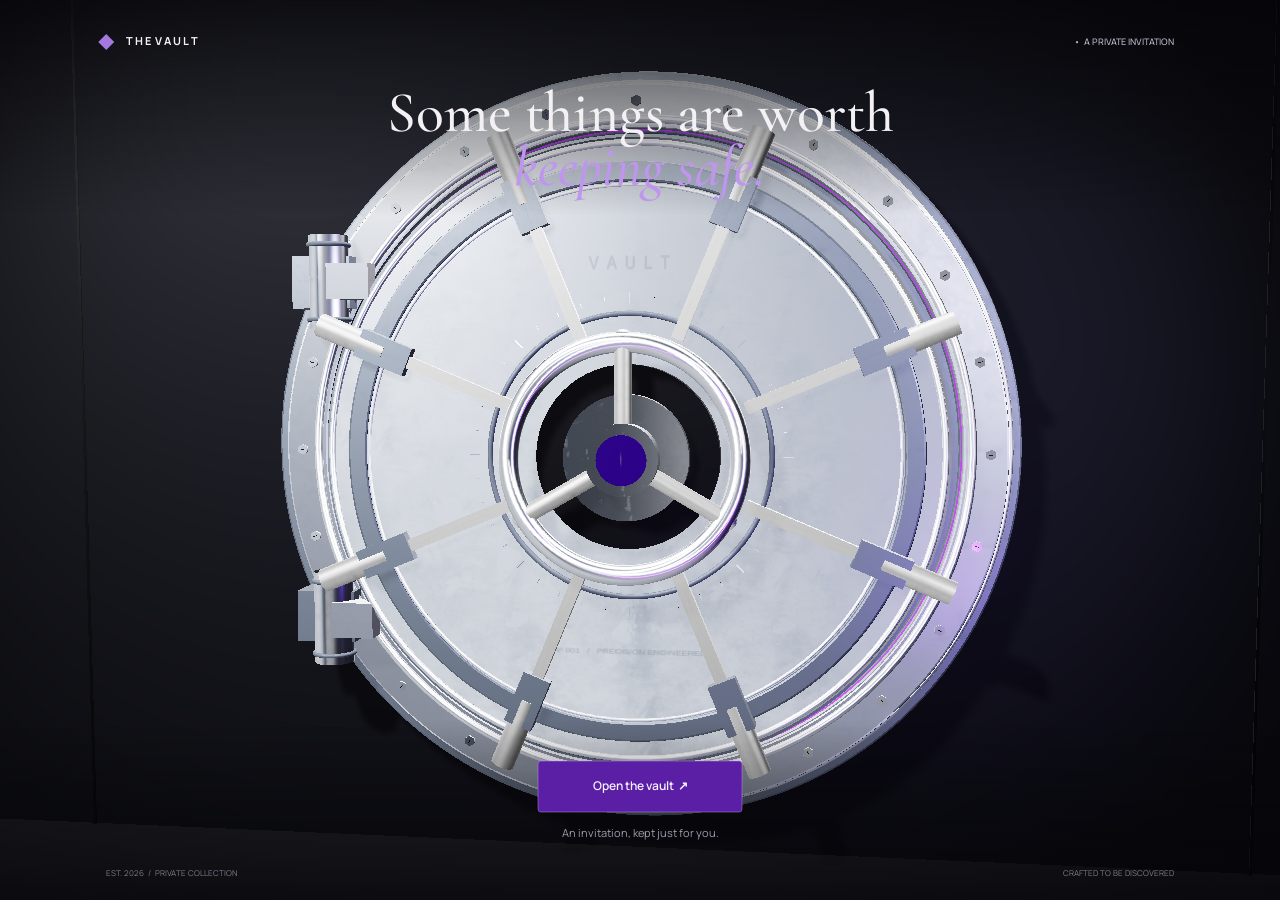
<file: index.html>
<!DOCTYPE html>
<html lang="en">
<head>
<meta charset="utf-8">
<meta name="viewport" content="width=device-width, initial-scale=1, viewport-fit=cover">
<title>The Vault — A private invitation</title>
<link rel="icon" href="data:image/svg+xml,%3Csvg xmlns='http://www.w3.org/2000/svg' viewBox='0 0 40 40'%3E%3Crect width='40' height='40' rx='8' fill='%235b1fa6'/%3E%3Ctext x='20' y='29' text-anchor='middle' font-size='28' fill='white'%3EV%3C/text%3E%3C/svg%3E">
<meta name="description" content="A private invitation, revealed through a cinematic 3D vault experience.">
<link rel="preconnect" href="https://fonts.googleapis.com">
<link rel="preconnect" href="https://fonts.gstatic.com" crossorigin>
<link href="https://fonts.googleapis.com/css2?family=Manrope:wght@400;500;600;700;800&family=Cormorant+Garamond:ital,wght@0,500;0,600;1,500;1,600&display=swap" rel="stylesheet">
<link rel="stylesheet" href="vault.css">
</head>
<body>
<main id="stage" aria-label="The Vault interactive invitation"></main>
<script type="module" src="vault.js"></script>
</body>
</html>
</file>
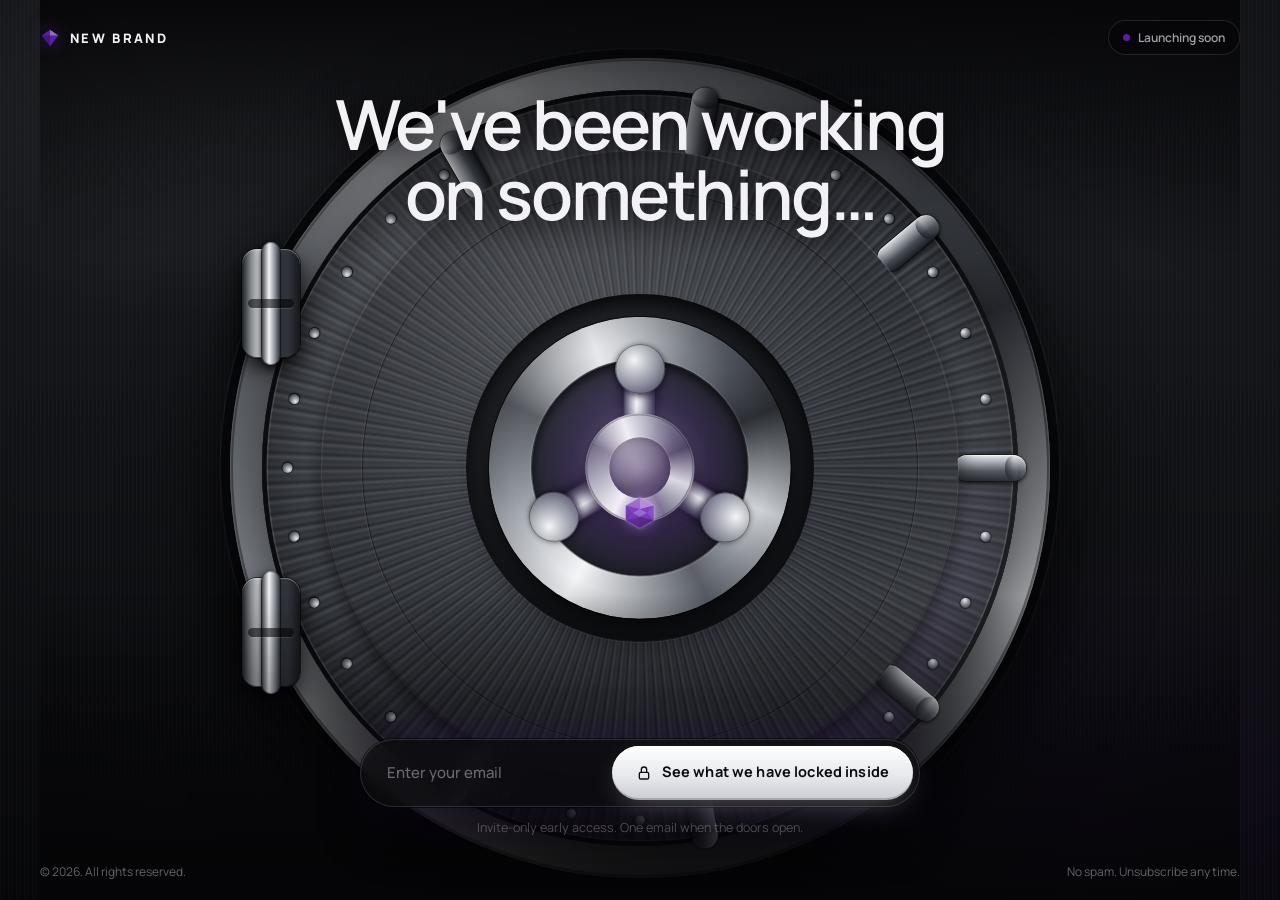
<file: vault-waitlist (1).html>
<!DOCTYPE html>
<html lang="en">
<head>
<meta charset="utf-8">
<meta name="viewport" content="width=device-width, initial-scale=1, viewport-fit=cover">
<title>Early access</title>
<meta name="description" content="We've been working on something. Join the list for first access.">
<link rel="preconnect" href="https://fonts.googleapis.com">
<link rel="preconnect" href="https://fonts.gstatic.com" crossorigin>
<link href="https://fonts.googleapis.com/css2?family=Manrope:wght@400;500;600;700;800&family=Cormorant+Garamond:ital,wght@0,500;0,600;1,500;1,600&display=swap" rel="stylesheet">

<!--
  ─────────────────────────────────────────────────────────────────────
  DESIGNER NOTES — full-screen vault waitlist with invitation letter
  ─────────────────────────────────────────────────────────────────────
  The vault IS the page: steel wall fills the viewport, chrome ring,
  door at ~84% of viewport height. H1 overlays the top, email field the
  bottom. Palette: black, chrome, violet. The invitation is gold foil with
  a violet crystal seal (same format as the Rewards Center envelope).

  1 · LOCKED    H1 "We've been working on something…", closed door, email.
                Idle motion only: violet breathing glow on the handle, slow
                light sweep across the door, drifting motes.

  2 · UNLOCK    (valid email submitted)
      0.00s     button → "Unlocking…", lock shackle lifts
      0.00s     wheel spins 1.5 turns counter-clockwise
      0.85s     seven bolts retract, staggered 60ms
      0.95s     the door "thuds"

  3 · OPEN      (+1.2s) door swings on its left hinge (3D, 1.7s), violet
                light floods the cavity and the wall, gems burst outward.
      +0.95s    the sealed gold envelope rises out of the cavity
      +1.15s    H1 → "Your invitation is inside." Email field fades out.
                Caption under the envelope: "An invitation from Tradeify".
                The "Open" button on the envelope pulses gently.

  4 · LETTER    (click the envelope or Open)
      0.00s     seal dissolves, flap folds up (3D), inside glows violet
      0.25s     paper slides up inside the envelope
      0.50s     the letter rises to screen center; page dims; envelope recedes
                "Dear Trader" letter + "Got it" button

  5 · READ      (Got it) letter folds back, H1 → "Keep an eye on your inbox."
                Envelope stays open; click it to read again.

  Replay (bottom right) resets the demo. Swap the wordmark in <header>.
  Hook the form up where the script says TODO.
  ─────────────────────────────────────────────────────────────────────
-->

<style>
/* ───────── tokens ───────── */
:root{
  color-scheme:dark;
  --bg:#050507;
  --ink:#f2f1f5;
  --ink-2:rgba(242,241,245,.66);
  --ink-3:rgba(242,241,245,.4);
  --violet:#5b1fa6;
  --violet-hi:#dcb0ff;
  --violet-deep:#5b1fa6;
  --magenta:#ff3df2;
  --violet-glow:rgba(91,31,166,.55);
  --gold:#d9b45c;
  --gold-hi:#f6e2a0;
  --gold-lo:#8f6b1f;
  --paper:#f8f1e1;
  --paper-ink:#2b241a;
  --chrome-hi:#f4f5f7;
  --chrome:#cfd2d7;
  --chrome-mid:#8a8f98;
  --steel:#3b3f47;
  --steel-lo:#1c1f24;
  --steel-deep:#0b0c0f;
  --amethyst:#a855ff;
  --sapphire:#4a86ff;
  --ice:#e3ecff;
  --silver:#d7dadf;
  --rose:#ff4a9f;
  --citrine:#ffc857;
  --door:min(84vh,96vw);
  --env:max(calc(var(--door) * .5), min(300px, 78vw));
  --font:"Manrope",system-ui,-apple-system,"Segoe UI",Helvetica,Arial,sans-serif;
  --font-serif:"Cormorant Garamond",Georgia,"Times New Roman",serif;
  --ease-out:cubic-bezier(.16,1,.3,1);
  --ease-mech:cubic-bezier(.7,0,.25,1);
  --chrome-conic:conic-gradient(from 210deg, #f4f5f7 0%, #9ea3ab 12%, #3a3e46 24%, #dfe2e6 36%, #6b7079 48%, #2b2e34 60%, #cfd2d7 72%, #5a5f68 84%, #f4f5f7 100%);
  --machined:repeating-conic-gradient(from 0deg at 50% 50%, #41454d 0deg, #5c616a .6deg, #34373e 1.2deg, #4c5059 1.8deg, #41454d 2.4deg);
  --noise:url("data:image/svg+xml,%3Csvg xmlns='http://www.w3.org/2000/svg' width='200' height='200'%3E%3Cfilter id='n'%3E%3CfeTurbulence type='fractalNoise' baseFrequency='0.8' numOctaves='3' stitchTiles='stitch'/%3E%3C/filter%3E%3Crect width='100%25' height='100%25' filter='url(%23n)' opacity='0.14'/%3E%3C/svg%3E");
  --foil:url("data:image/svg+xml,%3Csvg xmlns='http://www.w3.org/2000/svg' width='300' height='300'%3E%3Cfilter id='f'%3E%3CfeTurbulence type='fractalNoise' baseFrequency='0.035' numOctaves='4' stitchTiles='stitch'/%3E%3CfeColorMatrix values='0 0 0 0 0 0 0 0 0 0 0 0 0 0 0 0 0 0 .9 0'/%3E%3C/filter%3E%3Crect width='100%25' height='100%25' filter='url(%23f)'/%3E%3C/svg%3E");
  box-sizing:border-box;
  padding-top:env(safe-area-inset-top,0px);
  padding-bottom:env(safe-area-inset-bottom,0px);
}
@media (prefers-color-scheme:dark){ :root:not([data-theme="light"]){ color-scheme:dark; } }
:root[data-theme="dark"]{ color-scheme:dark; }

html{ height:100%; scroll-padding-top:env(safe-area-inset-top,0px); }
*,*::before,*::after{ box-sizing:border-box; }
body{
  margin:0; height:100%; background:var(--bg); color:var(--ink); font-family:var(--font);
  -webkit-font-smoothing:antialiased; overflow:hidden;
}
.sr{ position:absolute; width:1px; height:1px; overflow:hidden; clip:rect(0 0 0 0); white-space:nowrap; }
:focus-visible{ outline:2px solid var(--violet-hi); outline-offset:3px; }

.stage{ position:relative; width:100%; height:100%; overflow:hidden; }

/* ───────── steel wall ───────── */
.wall{
  position:absolute; inset:0; z-index:0;
  background:
    radial-gradient(120% 90% at 50% 50%, transparent 40%, rgba(0,0,0,.85) 100%),
    radial-gradient(60% 60% at 85% 95%, rgba(91,31,166,.14), transparent 60%),
    radial-gradient(60% 50% at 15% 5%, rgba(255,255,255,.07), transparent 60%),
    repeating-linear-gradient(90deg, rgba(255,255,255,.028) 0 1px, transparent 1px 4px),
    linear-gradient(180deg, #1c1e23 0%, #101114 50%, #08090b 100%);
}
.wall::after{ content:""; position:absolute; inset:0; background-image:var(--noise); mix-blend-mode:overlay; opacity:.6; }
.spill{
  position:absolute; left:50%; top:52%; width:160vmax; height:160vmax; transform:translate(-50%,-50%); z-index:0;
  background:radial-gradient(circle, rgba(91,31,166,.35) 0%, rgba(91,31,166,.14) 16%, rgba(90,30,160,.06) 30%, transparent 45%);
  opacity:0; transition:opacity 2s ease .4s; pointer-events:none;
}
.open .spill{ opacity:1; }
.mote{
  position:absolute; width:3px; height:3px; border-radius:50%; z-index:0;
  background:var(--violet-hi); box-shadow:0 0 8px 1px var(--violet-glow);
  left:var(--x); top:var(--y); opacity:0; animation:mote var(--dur) linear var(--delay) infinite;
}

/* ───────── scene (door-sized square, centered) ───────── */
.scene,.fx{
  position:absolute; left:50%; top:52%; width:var(--door); height:var(--door);
  transform:translate(-50%,-50%);
}
.scene{ z-index:1; perspective:2400px; }
.fx{ z-index:3; pointer-events:none; }
.unlocking .scene{ animation:thud .5s ease .95s; }

.ring{
  position:absolute; inset:-4.2%; border-radius:50%; background:var(--chrome-conic);
  box-shadow:
    inset 0 0 0 1px rgba(255,255,255,.18), inset 0 0 0 3px rgba(0,0,0,.4),
    0 40px 100px rgba(0,0,0,.85),
    0 0 0 calc(var(--door) * .012) #0b0c0f, 0 0 0 calc(var(--door) * .014) rgba(255,255,255,.06);
}
.ring::after{
  content:""; position:absolute; inset:0; border-radius:50%;
  background:radial-gradient(circle at 35% 25%, rgba(255,255,255,.25), transparent 50%), radial-gradient(circle, transparent 60%, rgba(0,0,0,.45) 100%);
}

.cavity{
  position:absolute; inset:0; border-radius:50%; overflow:hidden;
  background:radial-gradient(circle at 50% 60%, #140b1f 0%, #090611 48%, #030304 100%);
  box-shadow:inset 0 0 0 calc(var(--door) * .02) #000, inset 0 0 120px rgba(0,0,0,1);
}
.cavity .light{
  position:absolute; inset:-25%;
  background:radial-gradient(circle at 50% 56%, rgba(236,205,255,.95) 0%, rgba(91,31,166,.62) 20%, rgba(91,31,166,.28) 46%, transparent 68%);
  opacity:0; transition:opacity 1.4s ease .4s;
}
.cavity .rays{
  position:absolute; inset:-35%;
  background:repeating-conic-gradient(from 0deg, rgba(220,176,255,0) 0deg 10deg, rgba(220,176,255,.16) 12deg 16deg, rgba(220,176,255,0) 18deg 30deg);
  -webkit-mask:radial-gradient(circle, #000 15%, transparent 68%); mask:radial-gradient(circle, #000 15%, transparent 68%);
  animation:spin 52s linear infinite; opacity:0; transition:opacity 1.6s ease .7s;
}
.cavity .floor{
  position:absolute; left:50%; bottom:12%; width:58%; height:10%; transform:translateX(-50%);
  border-radius:50%; filter:blur(3px); opacity:0; transition:opacity 1.3s ease .7s;
  background:radial-gradient(ellipse at center, rgba(246,226,160,.55), rgba(91,31,166,.14) 55%, transparent 72%);
}
.open .cavity .light,.open .cavity .rays,.open .cavity .floor{ opacity:1; }

/* ───────── door ───────── */
.door{
  position:absolute; inset:0; transform-origin:2% 50%; transform-style:preserve-3d; will-change:transform;
  transition:transform 1.7s var(--ease-mech);
}
.open .door{ transform:rotateY(-104deg); }
.face{
  position:absolute; inset:0; border-radius:50%; backface-visibility:hidden;
  background:
    radial-gradient(circle, transparent 50%, rgba(0,0,0,.5) 100%),
    radial-gradient(circle at 36% 26%, rgba(255,255,255,.2), rgba(255,255,255,0) 46%),
    radial-gradient(circle at 72% 84%, rgba(91,31,166,.16), transparent 42%),
    var(--machined);
  box-shadow:
    inset 0 0 0 calc(var(--door) * .006) #0b0c0f, inset 0 0 0 calc(var(--door) * .008) rgba(255,255,255,.12),
    inset 0 0 90px rgba(0,0,0,.5), 0 30px 60px rgba(0,0,0,.7);
}
.step{
  position:absolute; inset:8%; border-radius:50%;
  background:
    radial-gradient(circle, rgba(0,0,0,.12), rgba(0,0,0,.38)),
    radial-gradient(circle at 36% 26%, rgba(255,255,255,.16), transparent 50%),
    var(--machined);
  box-shadow:
    0 0 0 1px rgba(255,255,255,.1), 0 calc(var(--door) * .012) calc(var(--door) * .03) rgba(0,0,0,.65),
    inset 0 1px 0 rgba(255,255,255,.18), inset 0 -1px 0 rgba(0,0,0,.6);
}
.step::after{ content:""; position:absolute; inset:6%; border-radius:50%; border:1px solid rgba(255,255,255,.07); box-shadow:inset 0 0 0 1px rgba(0,0,0,.45); }
.recess{
  position:absolute; inset:27%; border-radius:50%;
  background:radial-gradient(circle at 40% 30%, #2d3037, #15171b 72%);
  box-shadow:inset 0 calc(var(--door) * .012) calc(var(--door) * .03) rgba(0,0,0,.85), inset 0 -1px 0 rgba(255,255,255,.08), 0 1px 0 rgba(255,255,255,.1);
}
.rivet{
  position:absolute; left:50%; top:50%; width:calc(var(--door) * .013); height:calc(var(--door) * .013);
  margin:calc(var(--door) * -.0065) 0 0 calc(var(--door) * -.0065); border-radius:50%;
  background:radial-gradient(circle at 35% 30%, #e6e8ec, #6b7079 55%, #1c1f24);
  box-shadow:0 1px 2px rgba(0,0,0,.8), 0 0 0 1px rgba(0,0,0,.4);
  transform:rotate(var(--a)) translateX(calc(var(--door) * .466));
}
.bolt-arm{ position:absolute; left:50%; top:50%; width:0; height:0; transform:rotate(var(--a)); }
.bolt{
  position:absolute; left:calc(var(--door) * .415); top:calc(var(--door) * -.017);
  width:calc(var(--door) * .095); height:calc(var(--door) * .034); border-radius:999px;
  background:linear-gradient(180deg, #e9ebee 0%, #a2a7af 28%, #4a4f58 62%, #1c1f24 100%);
  box-shadow:0 2px 4px rgba(0,0,0,.8), inset 0 1px 0 rgba(255,255,255,.5), 0 0 0 1px rgba(0,0,0,.5);
  transition:transform .55s var(--ease-mech);
}
.bolt::after{ content:""; position:absolute; right:0; top:0; bottom:0; width:28%; border-radius:999px; background:linear-gradient(90deg, rgba(0,0,0,.5), rgba(0,0,0,0) 40%, rgba(255,255,255,.15)); }
.unlocking .bolt{ transform:translateX(calc(var(--door) * -.07)); }
.unlocking .bolt-arm:nth-child(1) .bolt{ transition-delay:.85s }
.unlocking .bolt-arm:nth-child(2) .bolt{ transition-delay:.91s }
.unlocking .bolt-arm:nth-child(3) .bolt{ transition-delay:.97s }
.unlocking .bolt-arm:nth-child(4) .bolt{ transition-delay:1.03s }
.unlocking .bolt-arm:nth-child(5) .bolt{ transition-delay:1.09s }
.unlocking .bolt-arm:nth-child(6) .bolt{ transition-delay:1.15s }
.unlocking .bolt-arm:nth-child(7) .bolt{ transition-delay:1.21s }

.wheel{ position:absolute; left:50%; top:50%; width:40%; aspect-ratio:1; transform:translate(-50%,-50%) rotate(0deg); }
.unlocking .wheel{ animation:wheelSpin 1.3s var(--ease-mech) forwards; }
.wheel>*{ position:absolute; }
.rim-shadow{ inset:0; border-radius:50%; box-shadow:0 calc(var(--door) * .02) calc(var(--door) * .045) rgba(0,0,0,.75), 0 0 0 1px rgba(0,0,0,.6); }
.rim{
  inset:0; border-radius:50%; background:var(--chrome-conic);
  -webkit-mask:radial-gradient(circle closest-side, transparent 71%, #000 72%); mask:radial-gradient(circle closest-side, transparent 71%, #000 72%);
}
.rim::after{ content:""; position:absolute; inset:0; border-radius:50%; background:radial-gradient(circle at 35% 25%, rgba(255,255,255,.35), transparent 45%), radial-gradient(circle, transparent 60%, rgba(0,0,0,.35) 100%); }
.rim-hole{ inset:14%; border-radius:50%; box-shadow:0 0 0 1px rgba(255,255,255,.12), inset 0 calc(var(--door) * .006) calc(var(--door) * .016) rgba(0,0,0,.8); }
.spoke{
  left:50%; top:50%; width:11%; height:36%; border-radius:999px;
  transform:translate(-50%,-100%) rotate(var(--a)); transform-origin:50% 100%;
  background:linear-gradient(90deg, #2b2e34 0%, #a2a7af 22%, #f4f5f7 40%, #c9ccd2 55%, #5a5f68 80%, #1c1f24 100%);
  box-shadow:0 calc(var(--door) * .006) calc(var(--door) * .014) rgba(0,0,0,.7), inset 0 0 0 1px rgba(0,0,0,.35);
}
.spoke::before{
  content:""; position:absolute; left:50%; top:0; width:150%; aspect-ratio:1; transform:translate(-50%,-30%); border-radius:50%;
  background:radial-gradient(circle at 38% 32%, #f4f5f7, #8a8f98 55%, #2b2e34);
  box-shadow:0 2px 6px rgba(0,0,0,.8), inset 0 0 0 1px rgba(0,0,0,.4);
}
.hub{
  left:50%; top:50%; width:36%; aspect-ratio:1; transform:translate(-50%,-50%); border-radius:50%; background:var(--chrome-conic);
  box-shadow:0 calc(var(--door) * .008) calc(var(--door) * .02) rgba(0,0,0,.8), inset 0 0 0 1px rgba(255,255,255,.2), inset 0 0 0 2px rgba(0,0,0,.4);
}
.hub::after{ content:""; position:absolute; inset:0; border-radius:50%; background:radial-gradient(circle at 35% 25%, rgba(255,255,255,.4), transparent 45%); }
.cap{
  position:absolute; inset:22%; border-radius:50%; display:grid; place-items:center;
  background:radial-gradient(circle at 40% 35%, #3a3e46, #0f1114 75%);
  box-shadow:inset 0 2px 6px rgba(0,0,0,.9), inset 0 -1px 0 rgba(255,255,255,.08), 0 0 0 1px rgba(255,255,255,.12);
}
.cap svg{ width:54%; height:54%; color:var(--violet); filter:drop-shadow(0 0 8px var(--violet-glow)) drop-shadow(0 0 2px rgba(255,255,255,.4)); overflow:visible; }
.sheen{
  position:absolute; inset:0; border-radius:50%; pointer-events:none;
  background:linear-gradient(112deg, transparent 36%, rgba(255,255,255,.1) 47%, rgba(255,255,255,.02) 52%, transparent 64%);
  background-size:240% 100%; animation:sheen 8s ease-in-out infinite;
}
.hubglow{
  position:absolute; left:50%; top:50%; width:34%; height:34%; transform:translate(-50%,-50%); border-radius:50%; pointer-events:none; mix-blend-mode:screen;
  background:radial-gradient(circle, rgba(220,176,255,.5) 0%, rgba(91,31,166,.22) 38%, transparent 62%);
  animation:breathe 3.4s ease-in-out infinite;
}
.back{
  position:absolute; inset:0; border-radius:50%; transform:rotateY(180deg); backface-visibility:hidden;
  background:radial-gradient(circle at 55% 45%, #2a2d33, #111216 72%);
  box-shadow:inset 0 0 0 calc(var(--door) * .02) #0b0c0f, inset 0 0 0 calc(var(--door) * .024) rgba(255,255,255,.06), inset 0 0 120px rgba(0,0,0,.9);
}
.mech{
  position:absolute; inset:18%; border-radius:50%;
  background:repeating-radial-gradient(circle at 50% 50%, #2b2e34 0 calc(var(--door) * .02), #15171b calc(var(--door) * .02) calc(var(--door) * .03));
  box-shadow:inset 0 0 40px rgba(0,0,0,.8), 0 0 0 1px rgba(255,255,255,.06);
}
.mech::after{ content:""; position:absolute; inset:38%; border-radius:50%; background:radial-gradient(circle at 40% 35%, #3b3f47, #0f1114 70%); box-shadow:0 0 0 2px rgba(0,0,0,.7), inset 0 0 12px rgba(0,0,0,.9); }
.hinge{
  position:absolute; left:-2.6%; width:7.6%; height:14.5%; border-radius:calc(var(--door) * .02); z-index:3;
  background:linear-gradient(90deg, #1c1f24 0%, #d7dadf 28%, #8a8f98 48%, #3b3f47 72%, #15171b 100%);
  box-shadow:0 calc(var(--door) * .012) calc(var(--door) * .03) rgba(0,0,0,.8), inset 0 1px 0 rgba(255,255,255,.35), inset 0 -1px 0 rgba(0,0,0,.6), 0 0 0 1px rgba(0,0,0,.6);
}
.hinge::before{
  content:""; position:absolute; left:33%; top:-6%; width:34%; height:112%; border-radius:999px;
  background:linear-gradient(90deg, #2b2e34, #f4f5f7 40%, #8a8f98 70%, #1c1f24);
  box-shadow:0 3px 8px rgba(0,0,0,.8), inset 0 0 0 1px rgba(0,0,0,.4);
}
.hinge::after{ content:""; position:absolute; left:10%; right:10%; top:46%; height:8%; border-radius:999px; background:rgba(0,0,0,.55); box-shadow:0 1px 0 rgba(255,255,255,.12); }
.hinge.a{ top:21%; } .hinge.b{ top:64.5%; }

/* ───────── gems + embers ───────── */
.gem{ position:absolute; left:50%; top:50%; width:calc(var(--door) * .16); aspect-ratio:1; opacity:0; transform:translate(-50%,-50%) scale(.05); }
.open .gem{ animation:burst 1.5s var(--ease-out) var(--d) both; }
.gem .gf{ width:100%; height:100%; animation:float var(--fd,5s) ease-in-out var(--fo,0s) infinite; filter:drop-shadow(0 0 16px currentColor) drop-shadow(0 14px 18px rgba(0,0,0,.6)); }
.gem svg{ width:100%; height:100%; display:block; overflow:visible; }
.ember{
  position:absolute; left:50%; top:50%; width:var(--sz); height:var(--sz); border-radius:50%;
  background:var(--c); box-shadow:0 0 8px 1px var(--c); opacity:0;
  animation:ember var(--dur) cubic-bezier(.1,.7,.3,1) var(--delay) forwards;
}

/* ───────── scrims + page dim ───────── */
.scrim{ position:absolute; left:0; right:0; z-index:2; pointer-events:none; }
.scrim.top{ top:0; height:28%; background:linear-gradient(180deg, rgba(5,5,7,.88) 0%, rgba(5,5,7,.4) 50%, transparent 100%); }
.scrim.bottom{ bottom:0; height:34%; background:linear-gradient(0deg, rgba(5,5,7,.92) 0%, rgba(5,5,7,.6) 45%, transparent 100%); }
.dim{ position:absolute; inset:0; z-index:4; background:rgba(5,5,7,.66); opacity:0; transition:opacity .8s ease; pointer-events:none; }
.letter-open .dim{ opacity:1; }

/* ───────── ui layer ───────── */
.ui{ position:absolute; inset:0; z-index:6; display:grid; grid-template-rows:auto 1fr auto; padding:0 clamp(16px,4vw,40px); pointer-events:none; }
.ui>*{ pointer-events:auto; }
.top{ width:min(100%,1200px); margin:0 auto; padding:20px 0; display:flex; align-items:center; justify-content:space-between; }
.wordmark{ display:inline-flex; align-items:center; gap:10px; text-decoration:none; color:var(--ink); font-weight:800; font-size:13px; letter-spacing:.18em; }
.wordmark .mark{ width:20px; height:20px; color:var(--violet); filter:drop-shadow(0 0 8px var(--violet-glow)); }
.wordmark .mark svg{ width:100%; height:100%; display:block; }
.pill{
  display:inline-flex; align-items:center; gap:8px; font-size:12px; font-weight:600; color:var(--ink-2);
  padding:8px 14px; border-radius:999px; border:1px solid rgba(242,241,245,.12); background:rgba(5,5,7,.5); backdrop-filter:blur(8px); -webkit-backdrop-filter:blur(8px);
}
.pill i{ width:7px; height:7px; border-radius:50%; background:var(--violet); animation:pulse 2.4s ease-out infinite; }
main{ display:flex; flex-direction:column; justify-content:space-between; align-items:center; text-align:center; padding:clamp(4px,1.5vh,16px) 0 clamp(6px,1.5vh,14px); pointer-events:none; }
main>*{ pointer-events:auto; }
.bottom{ width:min(100%,1200px); margin:0 auto; padding:14px 0 20px; display:flex; justify-content:space-between; gap:16px; flex-wrap:wrap; font-size:12px; color:var(--ink-3); }

.swap{ display:grid; width:100%; justify-items:center; }
.swap>*{ grid-area:1/1; transition:opacity .7s ease, transform .8s var(--ease-out); }
.swap .when-open,.swap .when-read{ opacity:0; transform:translateY(16px); pointer-events:none; }
.revealed .swap .when-locked{ opacity:0; transform:translateY(-14px); pointer-events:none; }
.revealed:not(.read) .swap .when-open{ opacity:1; transform:none; pointer-events:auto; transition-delay:.25s; }
.read .swap .when-read{ opacity:1; transform:none; pointer-events:auto; transition-delay:.25s; }
.hero{ align-items:start; transition:opacity .4s ease; }
.letter-open .hero{ opacity:0; pointer-events:none; }
.cta{ align-items:end; }

h1{
  margin:0; max-width:14ch; font-weight:600; font-size:clamp(2rem,5.4vw,4.6rem); line-height:1.02; letter-spacing:-.035em;
  color:var(--ink); text-shadow:0 2px 30px rgba(0,0,0,.8); text-wrap:balance;
}
.sent{ margin:0 0 6px; font-size:14px; color:var(--ink-2); text-shadow:0 2px 20px rgba(0,0,0,.9); }
.sent strong{ color:var(--ink); font-weight:600; }

/* form */
.optin{ width:min(100%,560px); }
.field{
  display:flex; gap:6px; padding:6px; border-radius:999px;
  background:rgba(10,10,14,.72); border:1px solid rgba(242,241,245,.14);
  box-shadow:0 0 0 1px rgba(0,0,0,.6), 0 30px 60px -20px rgba(0,0,0,1), 0 0 60px -20px var(--violet-glow);
  backdrop-filter:blur(14px); -webkit-backdrop-filter:blur(14px);
  transition:box-shadow .3s ease, border-color .3s ease;
}
.field:focus-within{ border-color:rgba(91,31,166,.7); box-shadow:0 0 0 1px rgba(91,31,166,.35), 0 0 60px -14px var(--violet-glow); }
.field input{ flex:1; min-width:0; height:54px; padding:0 20px; border:0; background:transparent; color:var(--ink); font:500 15px/1 var(--font); outline:none; }
.field input::placeholder{ color:var(--ink-3); }
.field.shake{ animation:shake .5s ease; border-color:rgba(255,74,159,.7); }
.btn{
  position:relative; overflow:hidden; border:0; border-radius:999px; height:54px; padding:0 24px;
  display:inline-flex; align-items:center; justify-content:center; gap:10px; white-space:nowrap; cursor:pointer;
  font:700 14.5px/1 var(--font); letter-spacing:.01em; color:#0b0b10;
  background:linear-gradient(180deg, #ffffff 0%, #e4e6ea 60%, #c9ccd2 100%);
  box-shadow:inset 0 1px 0 rgba(255,255,255,.9), inset 0 -2px 0 rgba(0,0,0,.18), 0 10px 30px -10px rgba(255,255,255,.35);
  transition:transform .2s var(--ease-out), box-shadow .3s ease, filter .3s ease, opacity .4s ease;
}
.btn:hover{ transform:translateY(-1px); box-shadow:inset 0 1px 0 rgba(255,255,255,.9), inset 0 -2px 0 rgba(0,0,0,.18), 0 14px 40px -10px var(--violet-glow); }
.btn:active{ transform:translateY(0); }
.btn:disabled{ cursor:default; filter:saturate(.8); }
.btn::after{
  content:""; position:absolute; inset:0; pointer-events:none;
  background:linear-gradient(110deg, transparent 32%, rgba(91,31,166,.35) 50%, transparent 68%);
  transform:translateX(-130%); animation:shimmer 4s ease-in-out infinite;
}
.btn .lock{ width:16px; height:16px; fill:none; stroke:currentColor; stroke-width:2; stroke-linecap:round; stroke-linejoin:round; }
.btn .lock path{ transform-box:fill-box; transform-origin:100% 100%; transition:transform .45s var(--ease-out); }
.unlocking .btn .lock path{ transform:translateY(-1px) rotate(-22deg); }
.fine{ margin:12px 0 0; font-size:12.5px; color:var(--ink-3); }

/* ───────── the invitation ───────── */
.invite{ position:absolute; inset:0; z-index:7; pointer-events:none; }
.invite-group{
  position:absolute; left:50%; top:52%; display:flex; flex-direction:column; align-items:center; gap:18px;
  transform:translate(-50%,-32%) scale(.4); opacity:0; pointer-events:none;
  transition:transform 1.3s var(--ease-out) .95s, opacity .8s ease .95s, filter .8s ease;
}
.open .invite-group{ transform:translate(-50%,-50%) scale(1); opacity:1; pointer-events:auto; }
.letter-open .invite-group{ transform:translate(-50%,calc(-50% + 18vh)) scale(.9); filter:brightness(.45); transition:transform .9s var(--ease-out), filter .9s ease, opacity .5s ease; }
.read .invite-group{ transition:transform .9s var(--ease-out), filter .9s ease, opacity .5s ease; }

.envelope{
  position:relative; width:var(--env); aspect-ratio:10/7; perspective:1400px; cursor:pointer; border-radius:4%; outline-offset:10px;
  transition:transform .45s var(--ease-out);
}
.open:not(.letter-open) .envelope:hover{ transform:translateY(-6px); }
.envelope>*{ position:absolute; }
.env-body{
  inset:0; border-radius:4%;
  background:linear-gradient(160deg, #f6e3a0 0%, #d4ad55 28%, #a67c25 55%, #e6c86e 80%, #b48a2b 100%);
  box-shadow:0 40px 80px rgba(0,0,0,.75), 0 0 0 1px rgba(255,240,180,.3), inset 0 0 0 1px rgba(0,0,0,.25), 0 0 60px -10px rgba(217,180,92,.35);
}
.env-body::after{
  content:""; position:absolute; inset:0; border-radius:4%;
  background:radial-gradient(ellipse at 50% 115%, rgba(91,31,166,.4), transparent 55%);
}
.env-inside{
  inset:2%; border-radius:3%;
  background:radial-gradient(ellipse at 50% 20%, #3a2c0c 0%, #1a1306 55%, #0b0803 100%);
  box-shadow:inset 0 0 40px rgba(0,0,0,.9);
}
.env-inside::after{
  content:""; position:absolute; inset:0; border-radius:3%;
  background:radial-gradient(ellipse at 50% 35%, rgba(220,176,255,.75), rgba(91,31,166,.25) 45%, transparent 70%);
  opacity:0; transition:opacity .9s ease .3s;
}
.letter-open .env-inside::after,.read .env-inside::after{ opacity:1; }
.env-paper{
  left:9%; right:9%; top:12%; height:72%; border-radius:3px;
  background:linear-gradient(180deg, #fbf5e6, #efe4c8); box-shadow:0 4px 14px rgba(0,0,0,.55);
  transition:transform .9s var(--ease-out) .25s;
}
.letter-open .env-paper,.read .env-paper{ transform:translateY(-32%); }
.env-flap{ inset:0; }
.env-flap.left{ clip-path:polygon(0 0, 50% 50%, 0 100%); background:linear-gradient(90deg, #f3dc95, #cfa74c 55%, #a67c25); }
.env-flap.right{ clip-path:polygon(100% 0, 50% 50%, 100% 100%); background:linear-gradient(270deg, #f3dc95, #cfa74c 55%, #a67c25); }
.env-flap.bottom{ clip-path:polygon(0 100%, 50% 50%, 100% 100%); background:linear-gradient(0deg, #ecd184, #d4ad55 50%, #b8912f); }
.env-foil{ inset:0; border-radius:4%; background-image:var(--foil); background-size:60% 60%; mix-blend-mode:multiply; opacity:.55; pointer-events:none; }
.env-seams{
  inset:0; pointer-events:none;
  background:
    linear-gradient(to bottom right, transparent calc(50% - 1px), rgba(70,48,6,.55) 50%, rgba(255,240,190,.3) calc(50% + 1px), transparent calc(50% + 2px)),
    linear-gradient(to bottom left, transparent calc(50% - 1px), rgba(70,48,6,.55) 50%, rgba(255,240,190,.3) calc(50% + 1px), transparent calc(50% + 2px));
}
.env-flap-wrap{
  inset:0; transform-origin:50% 0; transform-style:preserve-3d;
  filter:drop-shadow(0 3px 4px rgba(0,0,0,.45)); transition:transform .9s var(--ease-mech);
}
.letter-open .env-flap-wrap,.read .env-flap-wrap{ transform:rotateX(-176deg); }
.env-flap.top{
  clip-path:polygon(0 0, 100% 0, 50% 58%);
  background:linear-gradient(180deg, #f6e3a0 0%, #d4ad55 50%, #9a7324 100%);
}
.env-flap.top::after{
  content:""; position:absolute; inset:0; clip-path:polygon(0 0, 100% 0, 50% 58%);
  background:var(--foil); background-size:60% 60%; mix-blend-mode:multiply; opacity:.5;
}
.seal{
  left:50%; top:58%; width:24%; aspect-ratio:1; transform:translate(-50%,-50%); display:grid; place-items:center; border-radius:50%;
  background:conic-gradient(from 200deg, #f8e7ad, #b8912f 20%, #6e5114 40%, #f3d886 60%, #a07a26 80%, #f8e7ad);
  box-shadow:0 6px 16px rgba(0,0,0,.6), inset 0 0 0 2px rgba(0,0,0,.3), 0 0 30px rgba(91,31,166,.5);
  transition:opacity .5s ease, transform .5s var(--ease-out);
}
.seal::before{ content:""; position:absolute; inset:9%; border-radius:50%; background:radial-gradient(circle at 40% 35%, #2a1f3a, #0b0710 75%); box-shadow:inset 0 2px 6px rgba(0,0,0,.9); }
.seal svg{ position:relative; width:64%; height:64%; filter:drop-shadow(0 0 10px rgba(91,31,166,.95)); overflow:visible; }
.letter-open .seal,.read .seal{ opacity:0; transform:translate(-50%,-50%) scale(.4); }
.env-open{
  left:50%; top:81%; transform:translate(-50%,-50%); height:44px; padding:0 30px; font-size:14px;
  animation:nudge 2.6s ease-in-out infinite;
}
.env-open:hover{ transform:translate(-50%,calc(-50% - 1px)); }
.letter-open .env-open,.read .env-open{ opacity:0; pointer-events:none; }
.caption{
  font-size:11.5px; font-weight:700; letter-spacing:.26em; text-transform:uppercase; color:var(--gold-hi);
  text-shadow:0 0 16px rgba(217,180,92,.5), 0 2px 10px rgba(0,0,0,.9); display:grid; justify-items:center; text-align:center;
}
.caption>span{ grid-area:1/1; transition:opacity .5s ease; }
.caption .again{ opacity:0; }
.read .caption .first{ opacity:0; } .read .caption .again{ opacity:1; }
.letter-open .caption{ opacity:0; }

/* the letter */
.letter{
  position:absolute; left:50%; top:50%; width:min(540px,90vw); max-height:min(82vh,780px); overflow:auto;
  padding:clamp(28px,4vw,46px) clamp(24px,4.5vw,50px) clamp(24px,3vw,36px);
  background:linear-gradient(180deg, #fcf7ea 0%, #f4ebdb 60%, #ede1c9 100%); color:var(--paper-ink);
  border-radius:6px; font-family:var(--font-serif); text-align:left;
  box-shadow:0 60px 120px rgba(0,0,0,.85), 0 0 0 1px rgba(0,0,0,.25), inset 0 0 80px rgba(130,100,40,.12);
  transform:translate(-50%,calc(-50% + 16vh)) scale(.55); opacity:0; pointer-events:none;
  transition:transform 1.1s var(--ease-out), opacity .6s ease;
}
.letter::before{ content:""; position:absolute; inset:0; background-image:var(--noise); mix-blend-mode:multiply; opacity:.5; pointer-events:none; }
.letter-open .letter{ transform:translate(-50%,-50%) scale(1); opacity:1; pointer-events:auto; transition-delay:.5s; }
.letter>*{ position:relative; }
.letter h2{ margin:0 0 18px; font-size:clamp(1.9rem,4vw,2.5rem); font-weight:600; font-style:italic; letter-spacing:-.01em; line-height:1.1; }
.letter p{ margin:0 0 14px; font-size:clamp(1.08rem,1.35vw,1.24rem); line-height:1.55; }
.letter em{ font-style:italic; font-weight:600; }
.letter .sign{ margin-top:22px; }
.letter .sign strong{ font-weight:600; }
.letter .actions{ margin-top:22px; display:flex; align-items:center; gap:16px; flex-wrap:wrap; font-family:var(--font); }
.btn.dark{ background:linear-gradient(180deg, #2a2420, #15110e); color:#fff; height:48px; box-shadow:inset 0 1px 0 rgba(255,255,255,.15), 0 10px 24px -10px rgba(0,0,0,.8); }
.btn.dark::after{ background:linear-gradient(110deg, transparent 32%, rgba(255,255,255,.18) 50%, transparent 68%); }
.btn.dark:hover{ box-shadow:inset 0 1px 0 rgba(255,255,255,.15), 0 14px 30px -10px rgba(91,31,166,.5); }
.letter .ps{ font-size:12.5px; color:rgba(43,36,26,.62); margin:0; }
.letter .ps strong{ color:var(--paper-ink); font-weight:600; }

.replay{
  position:absolute; right:18px; bottom:calc(18px + env(safe-area-inset-bottom,0px)); z-index:20;
  height:36px; padding:0 14px; border-radius:999px; cursor:pointer;
  border:1px solid rgba(242,241,245,.14); background:rgba(5,5,7,.7); color:var(--ink-2);
  font:600 12px/1 var(--font); backdrop-filter:blur(8px); -webkit-backdrop-filter:blur(8px);
  opacity:0; pointer-events:none; transition:opacity .5s ease 1s;
}
.revealed .replay{ opacity:1; pointer-events:auto; }

/* ───────── keyframes ───────── */
@keyframes wheelSpin{ to{ transform:translate(-50%,-50%) rotate(-540deg); } }
@keyframes thud{ 0%,100%{transform:translate(-50%,-50%)} 20%{transform:translate(calc(-50% - 2px),calc(-50% + 1px))} 40%{transform:translate(calc(-50% + 2px),calc(-50% - 1px))} 60%{transform:translate(calc(-50% - 1px),calc(-50% + 1px))} 80%{transform:translate(calc(-50% + 1px),-50%)} }
@keyframes burst{
  0%{ transform:translate(-50%,-50%) scale(.05) rotate(0deg); opacity:0; }
  18%{ opacity:1; }
  100%{ transform:translate(calc(-50% + var(--x) * var(--door)), calc(-50% + var(--y) * var(--door))) scale(var(--s)) rotate(var(--r)); opacity:1; }
}
@keyframes float{ 0%,100%{ transform:translateY(0) rotate(0deg); } 50%{ transform:translateY(-10px) rotate(2.5deg); } }
@keyframes ember{ 0%{ opacity:1; transform:translate(0,0) scale(1); } 100%{ opacity:0; transform:translate(var(--dx),var(--dy)) scale(.15); } }
@keyframes mote{ 0%{ opacity:0; transform:translateY(0); } 15%{ opacity:.85; } 85%{ opacity:.5; } 100%{ opacity:0; transform:translateY(-140px); } }
@keyframes sheen{ 0%{ background-position:0% 0; } 55%,100%{ background-position:100% 0; } }
@keyframes shimmer{ 0%{ transform:translateX(-130%); } 45%,100%{ transform:translateX(130%); } }
@keyframes breathe{ 0%,100%{ opacity:.35; } 50%{ opacity:.85; } }
@keyframes pulse{ 0%{ box-shadow:0 0 0 0 rgba(91,31,166,.6); } 70%,100%{ box-shadow:0 0 0 8px rgba(91,31,166,0); } }
@keyframes nudge{ 0%,100%{ box-shadow:inset 0 1px 0 rgba(255,255,255,.9), inset 0 -2px 0 rgba(0,0,0,.18), 0 0 0 0 rgba(255,255,255,.35), 0 10px 30px -10px rgba(255,255,255,.35); } 50%{ box-shadow:inset 0 1px 0 rgba(255,255,255,.9), inset 0 -2px 0 rgba(0,0,0,.18), 0 0 0 7px rgba(255,255,255,0), 0 10px 40px -8px rgba(91,31,166,.6); } }
@keyframes spin{ to{ transform:rotate(360deg); } }
@keyframes shake{ 10%,90%{transform:translateX(-2px)} 20%,80%{transform:translateX(3px)} 30%,50%,70%{transform:translateX(-5px)} 40%,60%{transform:translateX(5px)} }

/* ───────── responsive ───────── */
@media (max-width:720px){
  :root{ --door:min(96vw,62vh); }
  .scene,.fx,.invite-group{ top:50%; }
  .letter-open .invite-group{ transform:translate(-50%,calc(-50% + 24vh)) scale(.85); }
  .field{ flex-direction:column; border-radius:28px; }
  .btn{ width:100%; }
  .env-open{ width:auto; }
  .bottom{ justify-content:center; text-align:center; }
  .pill{ display:none; }
  h1{ font-size:clamp(1.9rem,8.5vw,2.6rem); }
  .scrim.top{ height:36%; } .scrim.bottom{ height:42%; }
  .letter{ max-height:84vh; }
  .letter .actions .btn{ width:100%; }
}
@media (max-height:620px) and (min-width:721px){ :root{ --door:min(74vh,96vw); } }
@media (prefers-reduced-motion:reduce){
  *,*::before,*::after{ animation-duration:.01ms !important; animation-iteration-count:1 !important; transition-duration:.25s !important; transition-delay:0s !important; }
  .open .gem{ animation:none; opacity:1; transform:translate(calc(-50% + var(--x) * var(--door)), calc(-50% + var(--y) * var(--door))) scale(var(--s)) rotate(var(--r)); }
}
</style>
</head>
<body>

<!-- gem symbols: fill uses currentColor so one shape takes any stone colour -->
<svg width="0" height="0" style="position:absolute" aria-hidden="true">
  <defs>
    <radialGradient id="crystalCore" cx=".5" cy=".5" r=".55">
      <stop offset="0" stop-color="#e2c2ff"/><stop offset=".3" stop-color="#9b4dff"/><stop offset=".62" stop-color="#3a1670"/><stop offset="1" stop-color="#07050c"/>
    </radialGradient>
    <symbol id="gem-crystal" viewBox="0 0 100 100">
      <polygon points="50,2 94,26.5 94,73.5 50,98 6,73.5 6,26.5" fill="url(#crystalCore)"/>
      <polygon points="50,2 94,26.5 50,36" fill="#fff" opacity=".22"/>
      <polygon points="50,2 6,26.5 50,36" fill="#fff" opacity=".1"/>
      <polygon points="94,26.5 94,73.5 74,50" fill="#fff" opacity=".06"/>
      <polygon points="6,26.5 6,73.5 26,50" fill="#000" opacity=".3"/>
      <polygon points="94,73.5 50,98 50,64" fill="#000" opacity=".55"/>
      <polygon points="6,73.5 50,98 50,64" fill="#000" opacity=".45"/>
      <polygon points="50,36 74,50 50,64 26,50" fill="#fff" opacity=".14"/>
      <polygon points="50,36 94,26.5 74,50" fill="#000" opacity=".12"/>
      <polygon points="50,64 74,50 94,73.5" fill="#000" opacity=".25"/>
      <polygon points="50,2 94,26.5 94,73.5 50,98 6,73.5 6,26.5" fill="none" stroke="#dcb0ff" stroke-opacity=".7" stroke-width="1.2"/>
      <path d="M50 36 74 50 50 64 26 50Z M50 2V36 M94 26.5 74 50 M94 73.5 74 50 M50 98V64 M6 73.5 26 50 M6 26.5 26 50" fill="none" stroke="#fff" stroke-opacity=".35" stroke-width=".8"/>
    </symbol>
    <symbol id="gem-hex" viewBox="0 0 100 100">
      <polygon points="50,3 93,27.5 93,72.5 50,97 7,72.5 7,27.5" fill="currentColor"/>
      <polygon points="50,3 93,27.5 50,38" fill="#fff" opacity=".38"/>
      <polygon points="50,3 7,27.5 50,38" fill="#fff" opacity=".2"/>
      <polygon points="93,27.5 93,72.5 72,50" fill="#fff" opacity=".1"/>
      <polygon points="7,27.5 7,72.5 28,50" fill="#000" opacity=".12"/>
      <polygon points="93,72.5 50,97 50,62" fill="#000" opacity=".42"/>
      <polygon points="7,72.5 50,97 50,62" fill="#000" opacity=".3"/>
      <polygon points="50,38 72,50 50,62 28,50" fill="#fff" opacity=".22"/>
      <polygon points="50,3 93,27.5 93,72.5 50,97 7,72.5 7,27.5" fill="none" stroke="#fff" stroke-opacity=".35" stroke-width="1.5"/>
    </symbol>
    <symbol id="gem-round" viewBox="0 0 100 100">
      <circle cx="50" cy="50" r="47" fill="currentColor"/>
      <polygon points="50,3 83,17 97,50 83,83 50,97 17,83 3,50 17,17" fill="#000" opacity=".18"/>
      <polygon points="50,22 70,30 78,50 70,70 50,78 30,70 22,50 30,30" fill="#fff" opacity=".28"/>
      <path d="M50 3V22M83 17 70 30M97 50H78M83 83 70 70M50 97V78M17 83 30 70M3 50H22M17 17 30 30" stroke="#fff" stroke-opacity=".35" stroke-width="1.5"/>
      <ellipse cx="38" cy="32" rx="12" ry="7" fill="#fff" opacity=".45" transform="rotate(-35 38 32)"/>
    </symbol>
    <symbol id="gem-pear" viewBox="0 0 100 100">
      <path d="M50 4C60 26 86 40 86 62A36 36 0 0 1 14 62C14 40 40 26 50 4Z" fill="currentColor"/>
      <path d="M50 4C60 26 86 40 86 62L50 48Z" fill="#fff" opacity=".3"/>
      <path d="M50 4C40 26 14 40 14 62L50 48Z" fill="#fff" opacity=".14"/>
      <path d="M14 62A36 36 0 0 0 50 98L50 48Z" fill="#000" opacity=".28"/>
      <path d="M86 62A36 36 0 0 1 50 98L50 48Z" fill="#000" opacity=".42"/>
      <path d="M50 4C60 26 86 40 86 62A36 36 0 0 1 14 62C14 40 40 26 50 4Z" fill="none" stroke="#fff" stroke-opacity=".35" stroke-width="1.5"/>
    </symbol>
    <symbol id="gem-kite" viewBox="0 0 100 100">
      <polygon points="25,10 75,10 96,38 50,96 4,38" fill="currentColor"/>
      <polygon points="25,10 75,10 62,38 38,38" fill="#fff" opacity=".42"/>
      <polygon points="75,10 96,38 62,38" fill="#fff" opacity=".18"/>
      <polygon points="25,10 4,38 38,38" fill="#fff" opacity=".18"/>
      <polygon points="4,38 38,38 50,96" fill="#000" opacity=".22"/>
      <polygon points="62,38 96,38 50,96" fill="#000" opacity=".42"/>
      <polygon points="38,38 62,38 50,96" fill="#fff" opacity=".1"/>
      <polyline points="4,38 96,38" stroke="#fff" stroke-opacity=".5" stroke-width="1.5"/>
      <polygon points="25,10 75,10 96,38 50,96 4,38" fill="none" stroke="#fff" stroke-opacity=".35" stroke-width="1.5"/>
    </symbol>
  </defs>
</svg>

<div class="stage" id="stage">

  <div class="wall" aria-hidden="true"></div>
  <div class="spill" aria-hidden="true"></div>
  <div id="motes" aria-hidden="true"></div>

  <!-- the vault -->
  <div class="scene" aria-hidden="true">
    <div class="ring"></div>
    <div class="cavity">
      <div class="light"></div>
      <div class="rays"></div>
      <div class="floor"></div>
    </div>
    <div class="door">
      <div class="face">
        <div id="rivets"></div>
        <div id="bolts"></div>
        <div class="step"></div>
        <div class="recess"></div>
        <div class="wheel">
          <div class="rim-shadow"></div>
          <div class="rim"></div>
          <div class="rim-hole"></div>
          <div class="spoke" style="--a:0deg"></div>
          <div class="spoke" style="--a:120deg"></div>
          <div class="spoke" style="--a:240deg"></div>
          <div class="hub"><div class="cap"><svg><use href="#gem-hex"/></svg></div></div>
        </div>
        <div class="sheen"></div>
        <div class="hubglow"></div>
      </div>
      <div class="back"><div class="mech"></div></div>
    </div>
    <div class="hinge a"></div>
    <div class="hinge b"></div>
  </div>

  <!-- gems + embers -->
  <div class="fx" aria-hidden="true">
    <div class="gem" style="--x:-.56;--y:-.30;--s:1;--d:.42s;--r:-12deg;--fd:5.2s;--fo:-1s;color:var(--amethyst)"><div class="gf"><svg><use href="#gem-hex"/></svg></div></div>
    <div class="gem" style="--x:.58;--y:-.24;--s:.9;--d:.5s;--r:10deg;--fd:6s;--fo:-2.2s;color:var(--sapphire)"><div class="gf"><svg><use href="#gem-kite"/></svg></div></div>
    <div class="gem" style="--x:-.66;--y:.12;--s:.72;--d:.58s;--r:0deg;--fd:5.6s;--fo:-.6s;color:var(--ice)"><div class="gf"><svg><use href="#gem-round"/></svg></div></div>
    <div class="gem" style="--x:.66;--y:.16;--s:.84;--d:.54s;--r:14deg;--fd:6.4s;--fo:-3s;color:var(--rose)"><div class="gf"><svg><use href="#gem-pear"/></svg></div></div>
    <div class="gem" style="--x:-.46;--y:.46;--s:.62;--d:.66s;--r:20deg;--fd:5s;--fo:-1.6s;color:var(--citrine)"><div class="gf"><svg><use href="#gem-hex"/></svg></div></div>
    <div class="gem" style="--x:.48;--y:.44;--s:.6;--d:.72s;--r:-16deg;--fd:5.8s;--fo:-2.6s;color:var(--silver)"><div class="gf"><svg><use href="#gem-kite"/></svg></div></div>
    <div class="gem" style="--x:-.2;--y:-.6;--s:.54;--d:.78s;--r:0deg;--fd:6.2s;--fo:-.3s;color:var(--magenta)"><div class="gf"><svg><use href="#gem-round"/></svg></div></div>
    <div class="gem" style="--x:.26;--y:-.58;--s:.62;--d:.82s;--r:18deg;--fd:5.4s;--fo:-1.9s;color:var(--amethyst)"><div class="gf"><svg><use href="#gem-pear"/></svg></div></div>
    <div id="embers"></div>
  </div>

  <div class="scrim top" aria-hidden="true"></div>
  <div class="scrim bottom" aria-hidden="true"></div>
  <div class="dim" aria-hidden="true"></div>

  <div class="ui">
    <header class="top">
      <!-- swap for the final wordmark -->
      <a class="wordmark" href="#">
        <span class="mark"><svg viewBox="0 0 24 24" aria-hidden="true"><polygon points="12,2 22,9 12,22 2,9" fill="currentColor"/><polygon points="12,2 22,9 12,9" fill="#fff" opacity=".35"/><polygon points="2,9 12,9 12,22" fill="#000" opacity=".25"/></svg></span>
        <span>NEW BRAND</span>
      </a>
      <span class="pill"><i></i>Launching soon</span>
    </header>

    <main>
      <div class="swap hero">
        <h1 class="when-locked">We've been working on something…</h1>
        <h1 class="when-open" aria-live="polite">Your invitation is inside.</h1>
        <h1 class="when-read">Keep an eye on your inbox.</h1>
      </div>

      <div class="swap cta">
        <form class="when-locked optin" id="optin" novalidate>
          <label for="email" class="sr">Email address</label>
          <div class="field" id="field">
            <input id="email" type="email" inputmode="email" autocomplete="email" placeholder="Enter your email" required>
            <button class="btn" type="submit" id="submit">
              <svg class="lock" viewBox="0 0 24 24" aria-hidden="true"><rect x="5" y="11" width="14" height="10" rx="2"/><path d="M8 11V7a4 4 0 0 1 8 0v4"/></svg>
              <span class="btn-text">See what we have locked inside</span>
            </button>
          </div>
          <p class="fine">Invite-only early access. One email when the doors open.</p>
        </form>
        <p class="when-read sent" role="status">Your access code is on its way to <strong id="echo">you</strong>.</p>
      </div>
    </main>

    <footer class="bottom">
      <span>© 2026. All rights reserved.</span>
      <span>No spam. Unsubscribe any time.</span>
    </footer>
  </div>

  <!-- the invitation -->
  <div class="invite">
    <div class="invite-group">
      <div class="envelope" id="envelope" role="button" tabindex="-1" aria-label="Open your invitation">
        <div class="env-body"></div>
        <div class="env-inside"></div>
        <div class="env-paper"></div>
        <div class="env-flap left"></div>
        <div class="env-flap right"></div>
        <div class="env-flap bottom"></div>
        <div class="env-foil"></div>
        <div class="env-seams"></div>
        <div class="env-flap-wrap"><div class="env-flap top"></div></div>
        <div class="seal"><svg><use href="#gem-crystal"/></svg></div>
        <button class="btn env-open" id="envopen" type="button" tabindex="-1">Open</button>
      </div>
      <div class="caption" aria-hidden="true"><span class="first">An invitation from Tradeify</span><span class="again">Read it again</span></div>
    </div>

    <div class="letter" id="letter" role="dialog" aria-modal="true" aria-label="Your invitation" tabindex="-1">
      <h2>Dear Trader,</h2>
      <p>We've been working on something in the background. It wasn't ready to launch until now…</p>
      <p>Tradeify247 was just the beta. We gathered all your feedback and we've implemented it all. If you want to unlock what we've been working on, keep an eye on your email, because we'll be sending out a code over the next few days.</p>
      <p>That code will unlock access, and you'll be the first to try it, <em>for free</em>.</p>
      <p class="sign">See you inside,<br><strong>The Tradeify Team</strong></p>
      <div class="actions">
        <button class="btn dark" id="gotit" type="button">Got it</button>
        <p class="ps">We'll send it to <strong id="echo2">you</strong>.</p>
      </div>
    </div>
  </div>

  <button class="replay" id="replay" type="button">Replay demo</button>
</div>

<script>
(function(){
  const stage    = document.getElementById('stage');
  const form     = document.getElementById('optin');
  const field    = document.getElementById('field');
  const input    = document.getElementById('email');
  const submit   = document.getElementById('submit');
  const btnText  = submit.querySelector('.btn-text');
  const echo     = document.getElementById('echo');
  const echo2    = document.getElementById('echo2');
  const envelope = document.getElementById('envelope');
  const envOpen  = document.getElementById('envopen');
  const letter   = document.getElementById('letter');
  const gotIt    = document.getElementById('gotit');
  const replay   = document.getElementById('replay');
  const embers   = document.getElementById('embers');
  const motes    = document.getElementById('motes');
  const scene    = document.querySelector('.scene');
  const reduced  = window.matchMedia('(prefers-reduced-motion: reduce)').matches;
  let timers = [];

  /* door hardware */
  const rivets = document.getElementById('rivets');
  for (let i = 0; i < 32; i++) {
    const r = document.createElement('span');
    r.className = 'rivet';
    r.style.setProperty('--a', (i * 11.25) + 'deg');
    rivets.appendChild(r);
  }
  const bolts = document.getElementById('bolts');
  [-120, -80, -40, 0, 40, 80, 120].forEach(function(a){
    const arm = document.createElement('div');
    arm.className = 'bolt-arm';
    arm.style.setProperty('--a', a + 'deg');
    const b = document.createElement('div');
    b.className = 'bolt';
    arm.appendChild(b);
    bolts.appendChild(arm);
  });

  /* ambient motes */
  for (let i = 0; i < 20; i++) {
    const m = document.createElement('span');
    m.className = 'mote';
    m.style.setProperty('--x', (Math.random() * 100).toFixed(1) + '%');
    m.style.setProperty('--y', (30 + Math.random() * 70).toFixed(1) + '%');
    m.style.setProperty('--dur', (8 + Math.random() * 8).toFixed(1) + 's');
    m.style.setProperty('--delay', (-Math.random() * 14).toFixed(1) + 's');
    motes.appendChild(m);
  }

  function spawnEmbers(){
    embers.innerHTML = '';
    const r = scene.offsetWidth;
    const colors = ['#dcb0ff', '#b04cff', '#ff3df2', '#ffffff', '#f6e2a0'];
    for (let i = 0; i < 56; i++) {
      const e = document.createElement('span');
      e.className = 'ember';
      const a = Math.random() * Math.PI * 2;
      const d = r * (0.3 + Math.random() * 0.6);
      e.style.setProperty('--dx', (Math.cos(a) * d).toFixed(0) + 'px');
      e.style.setProperty('--dy', (Math.sin(a) * d - r * 0.08).toFixed(0) + 'px');
      e.style.setProperty('--sz', (2 + Math.random() * 4).toFixed(1) + 'px');
      e.style.setProperty('--dur', (1.2 + Math.random() * 1.3).toFixed(2) + 's');
      e.style.setProperty('--delay', (Math.random() * 0.4).toFixed(2) + 's');
      e.style.setProperty('--c', colors[i % colors.length]);
      embers.appendChild(e);
    }
  }

  /* 1 → 2 → 3 : email submit, unlock, open */
  form.addEventListener('submit', function(e){
    e.preventDefault();
    const value = input.value.trim();
    const valid = /^[^\s@]+@[^\s@]+\.[^\s@]{2,}$/.test(value);
    if (!valid) {
      field.classList.remove('shake'); void field.offsetWidth; field.classList.add('shake');
      input.focus();
      return;
    }
    if (stage.classList.contains('unlocking')) return;

    /* TODO: POST `value` to your ESP / waitlist endpoint here */

    echo.textContent = value; echo2.textContent = value;
    submit.disabled = true;
    btnText.textContent = 'Unlocking…';
    stage.classList.add('unlocking');

    const t = reduced ? [120, 400, 700] : [1150, 2300, 2700];
    timers.push(setTimeout(function(){ stage.classList.add('open'); }, t[0]));
    timers.push(setTimeout(function(){ stage.classList.add('revealed'); spawnEmbers(); }, t[1]));
    timers.push(setTimeout(function(){ envelope.tabIndex = 0; envOpen.tabIndex = 0; envOpen.focus({preventScroll:true}); }, t[2]));
  });

  /* 4 : open the letter */
  function openLetter(){
    if (!stage.classList.contains('open') || stage.classList.contains('letter-open')) return;
    stage.classList.add('letter-open');
    letter.scrollTop = 0;
    timers.push(setTimeout(function(){ letter.focus({preventScroll:true}); }, reduced ? 200 : 1300));
  }
  envelope.addEventListener('click', openLetter);
  envelope.addEventListener('keydown', function(e){
    if (e.key === 'Enter' || e.key === ' ') { e.preventDefault(); openLetter(); }
  });

  /* 5 : done reading */
  gotIt.addEventListener('click', function(){
    stage.classList.remove('letter-open');
    stage.classList.add('read');
    timers.push(setTimeout(function(){ envelope.focus({preventScroll:true}); }, 900));
  });
  document.addEventListener('keydown', function(e){
    if (e.key === 'Escape' && stage.classList.contains('letter-open')) gotIt.click();
  });

  replay.addEventListener('click', function(){
    timers.forEach(clearTimeout); timers = [];
    stage.classList.remove('unlocking', 'open', 'revealed', 'letter-open', 'read');
    embers.innerHTML = '';
    submit.disabled = false;
    btnText.textContent = 'See what we have locked inside';
    input.value = '';
    envelope.tabIndex = -1; envOpen.tabIndex = -1;
    setTimeout(function(){ input.focus({preventScroll:true}); }, 800);
  });
})();
</script>
</body>
</html>
</file>
<file: vault.css>
:root { color-scheme: dark; }
* { box-sizing: border-box; }
html, body { margin: 0; width: 100%; height: 100%; overflow: hidden; background: #08090d; }
#stage { position: relative; width: 100%; height: 100svh; overflow: hidden; }
.vault-canvas, .loading-canvas { display: block; position: absolute; inset: 0; width: 100%; height: 100%; touch-action: manipulation; }
.loading-canvas { z-index: 2; }
.vault-canvas:focus { outline: none; }
.vault-canvas:focus-visible { outline: 1px solid #b68bdd55; outline-offset: -3px; }
</file>
